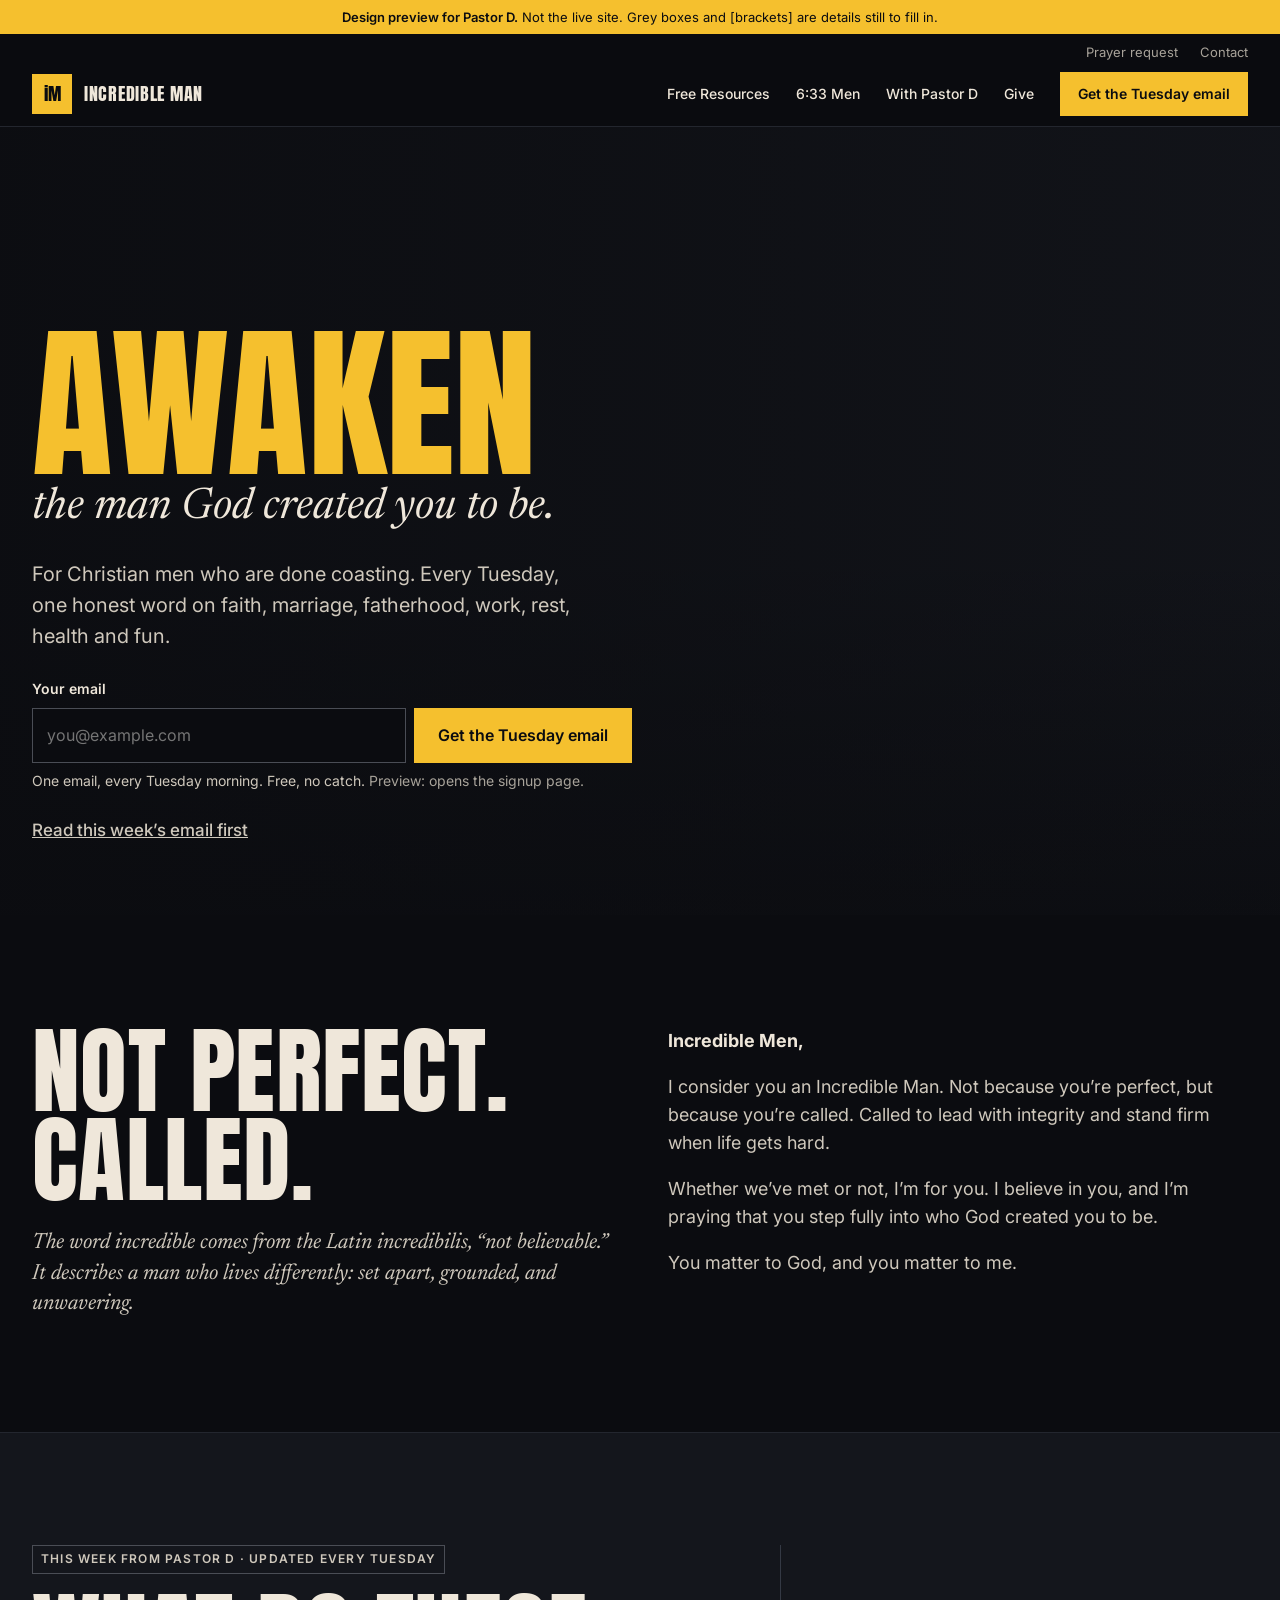
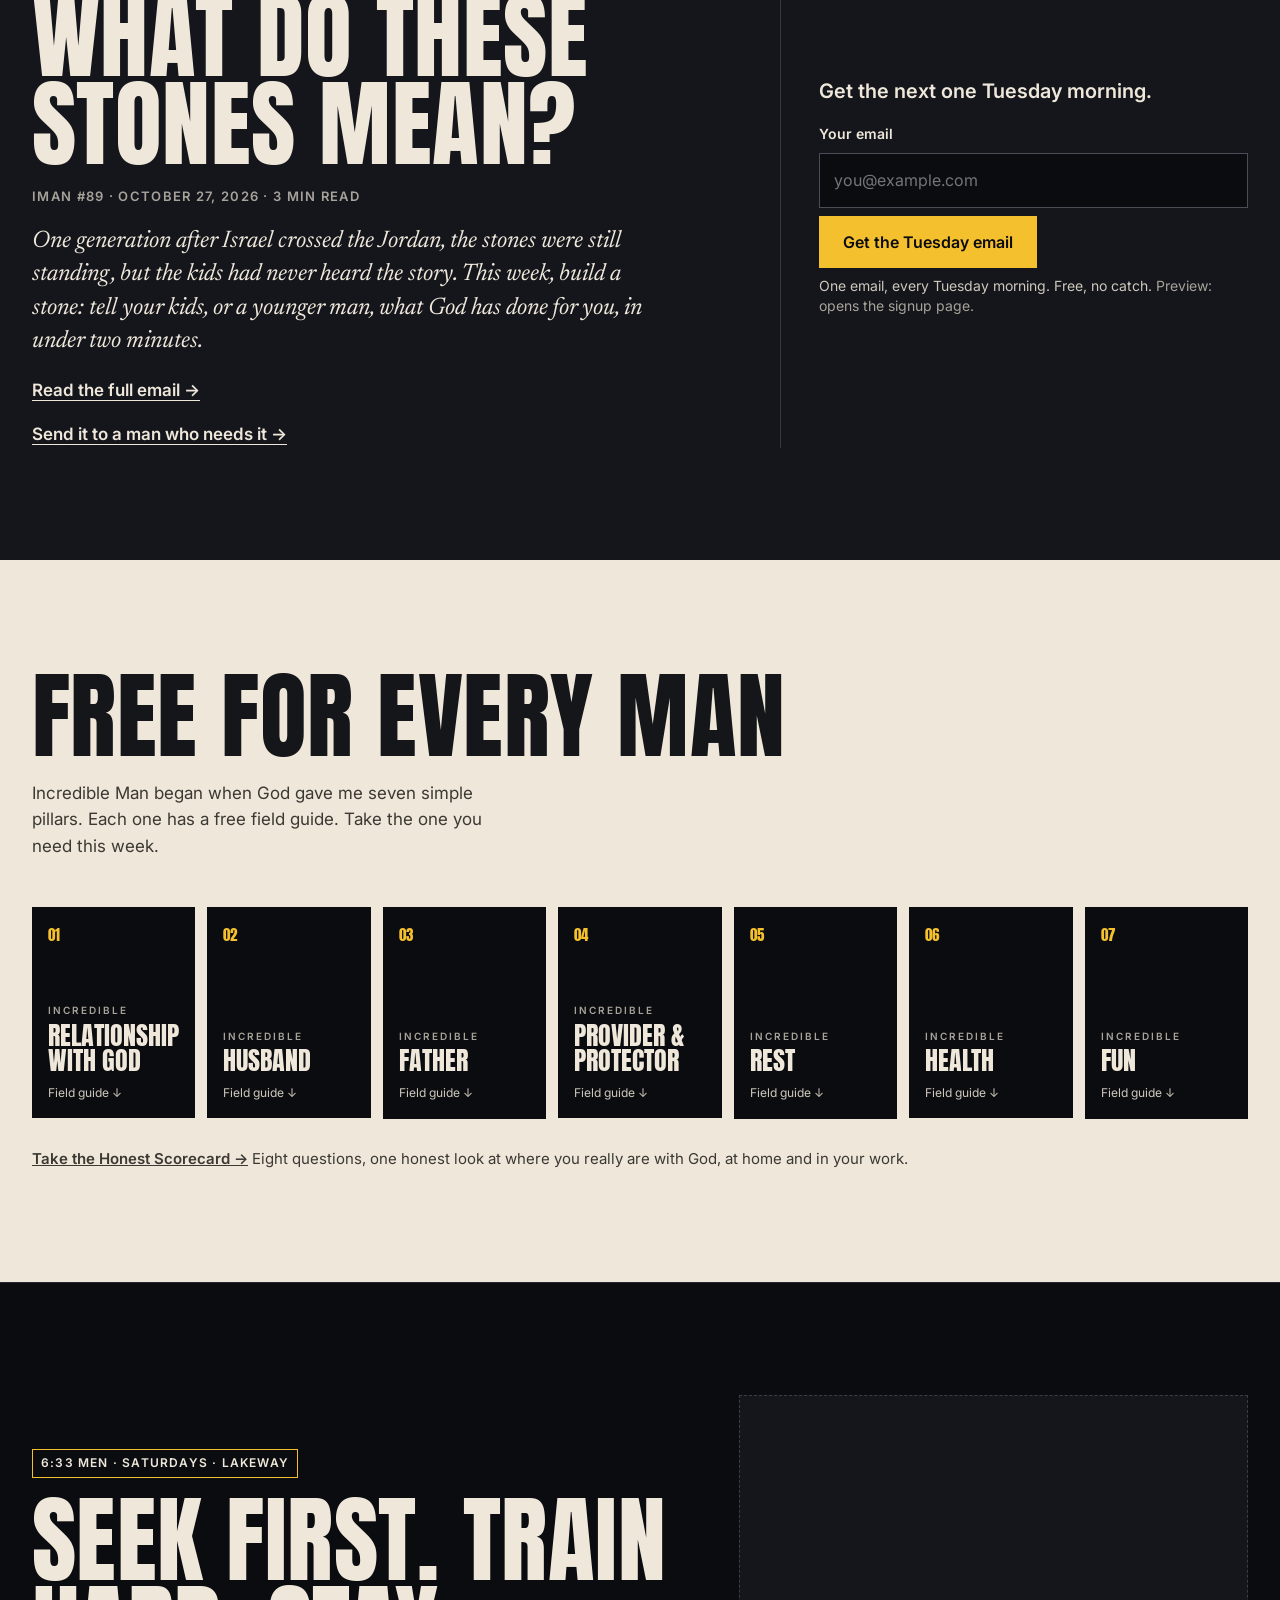
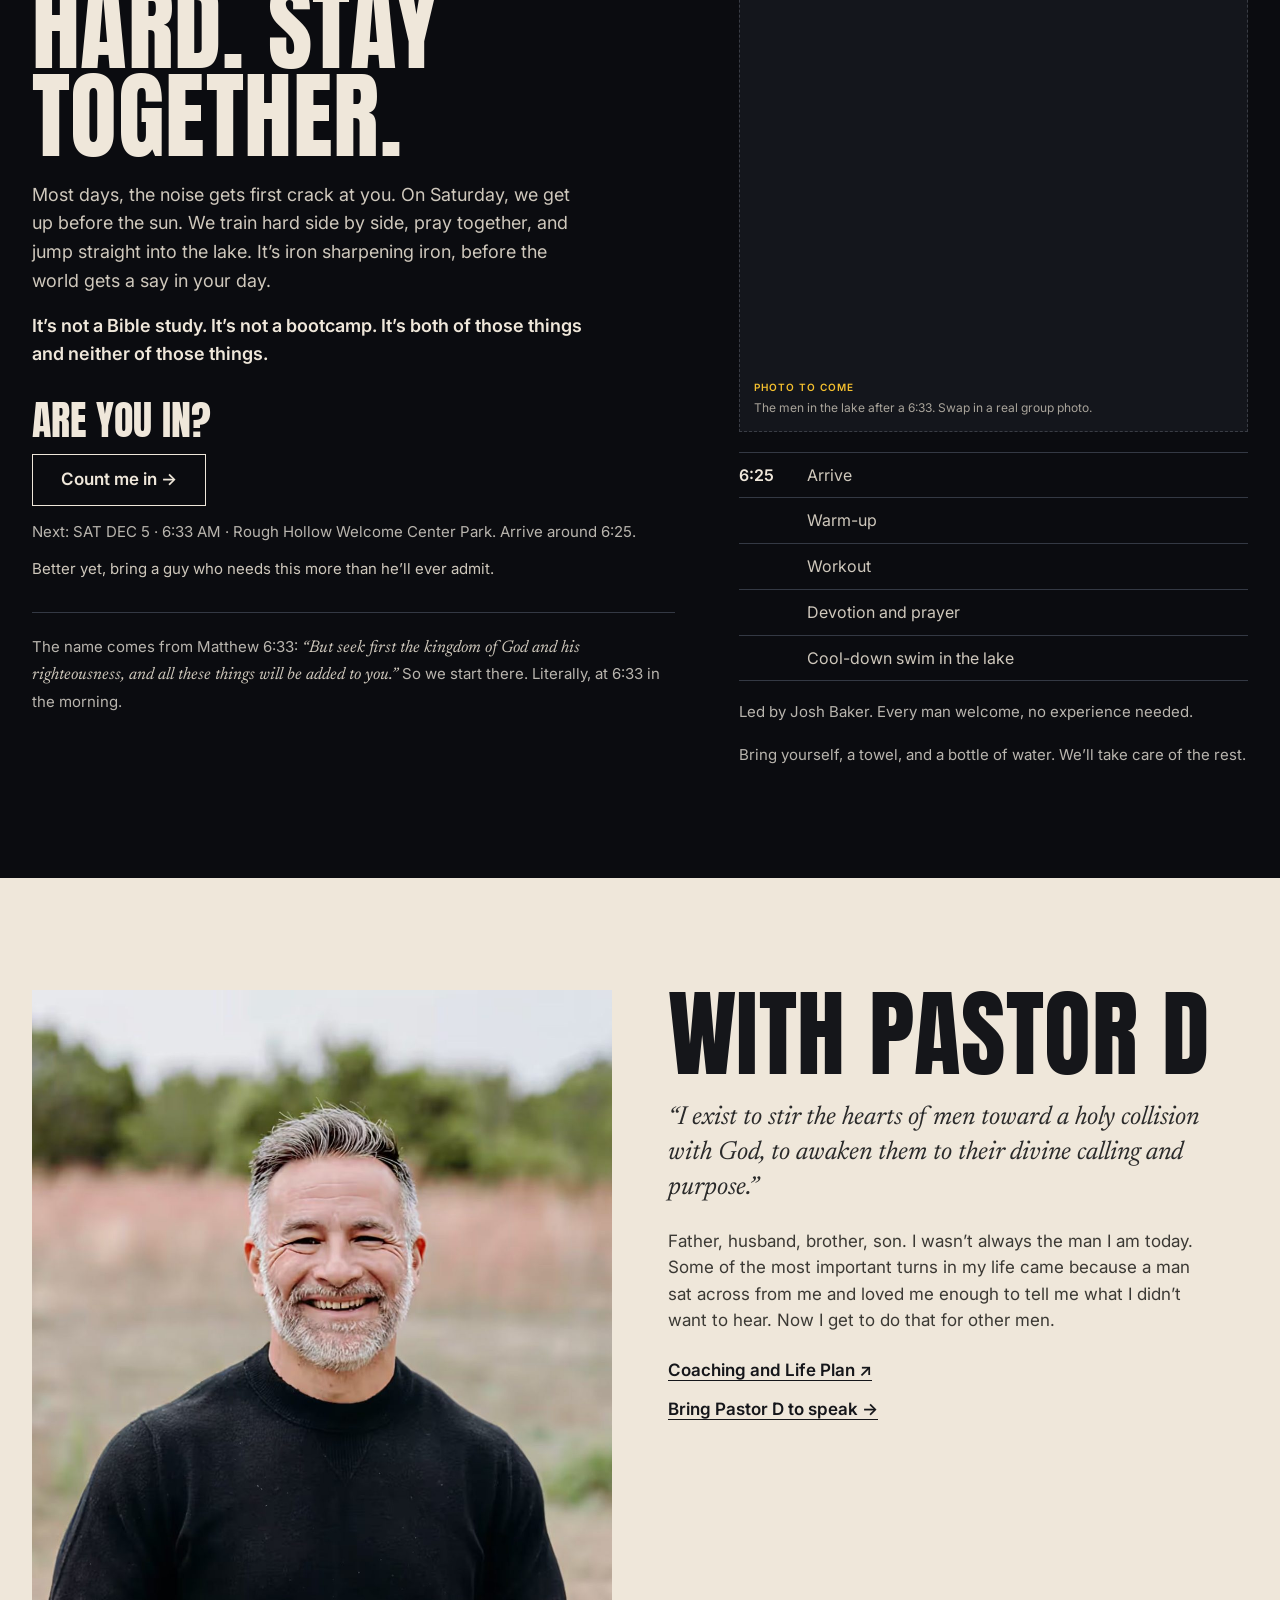
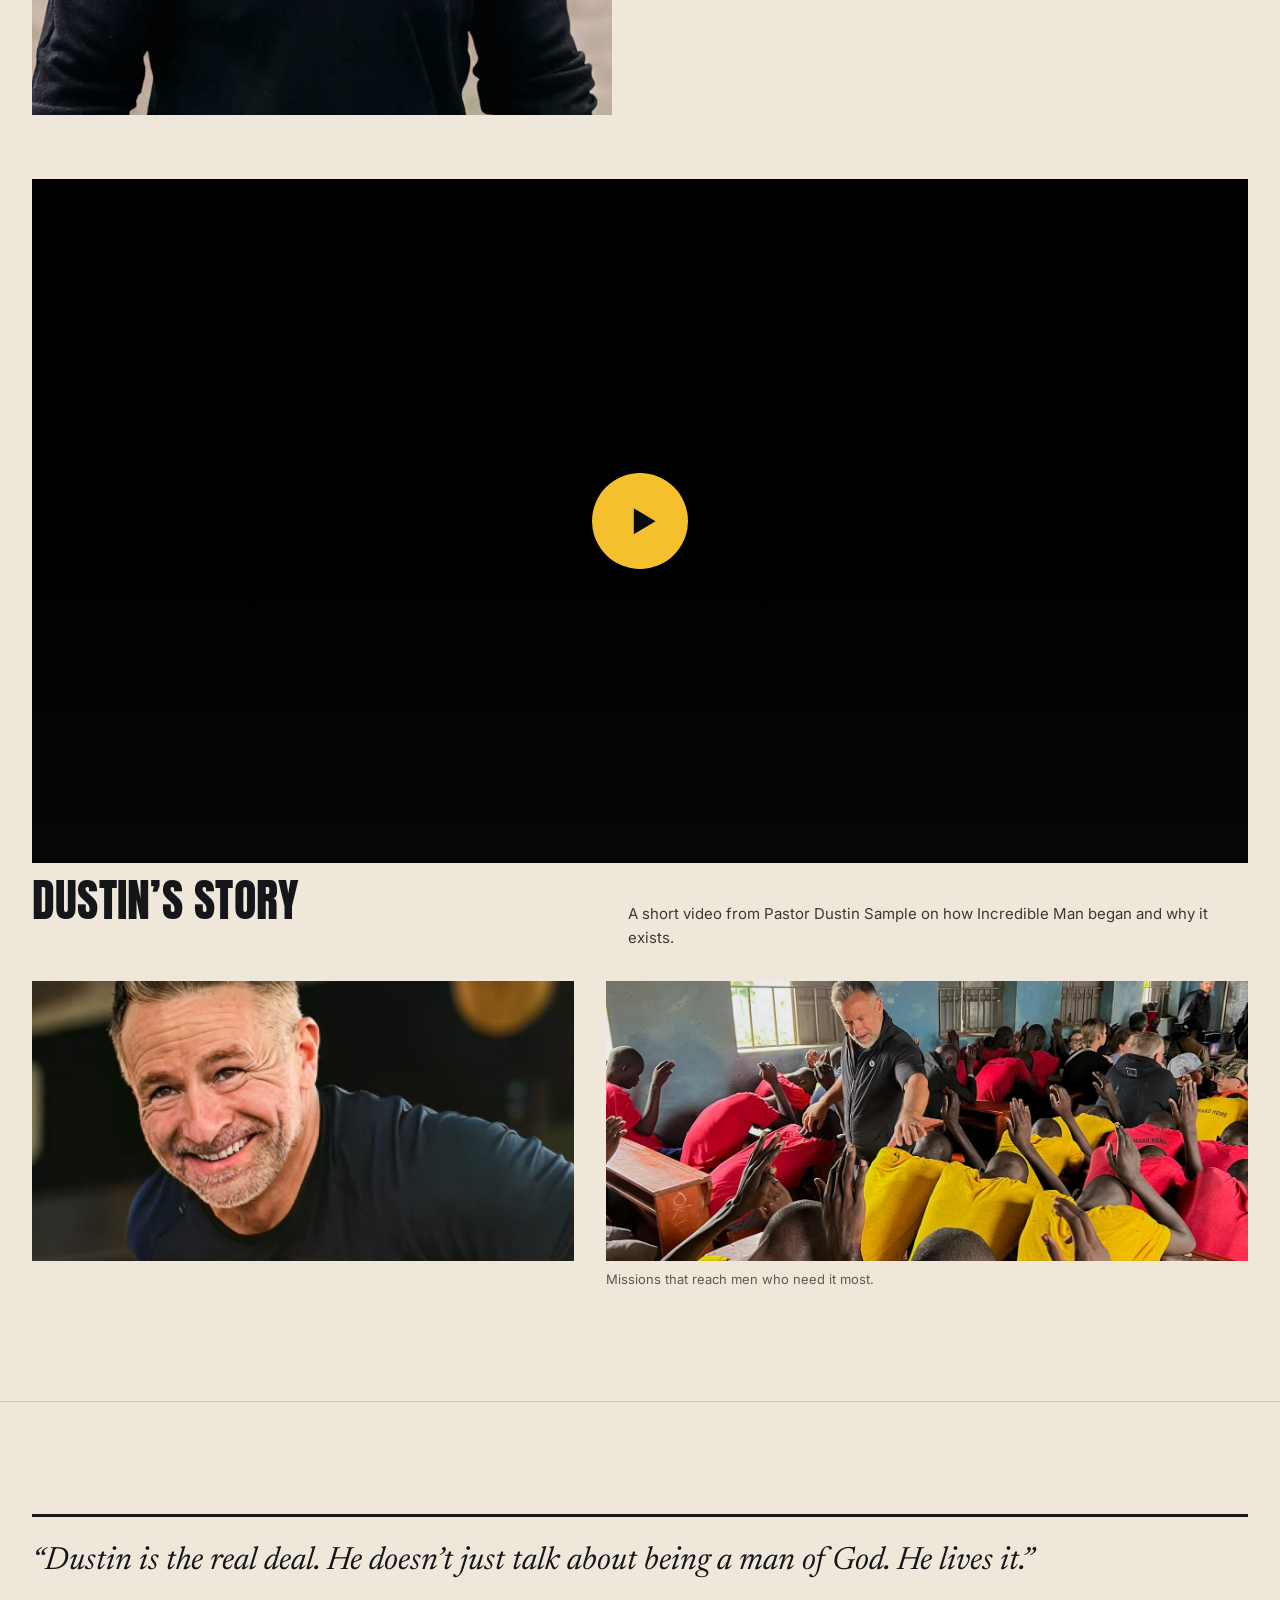
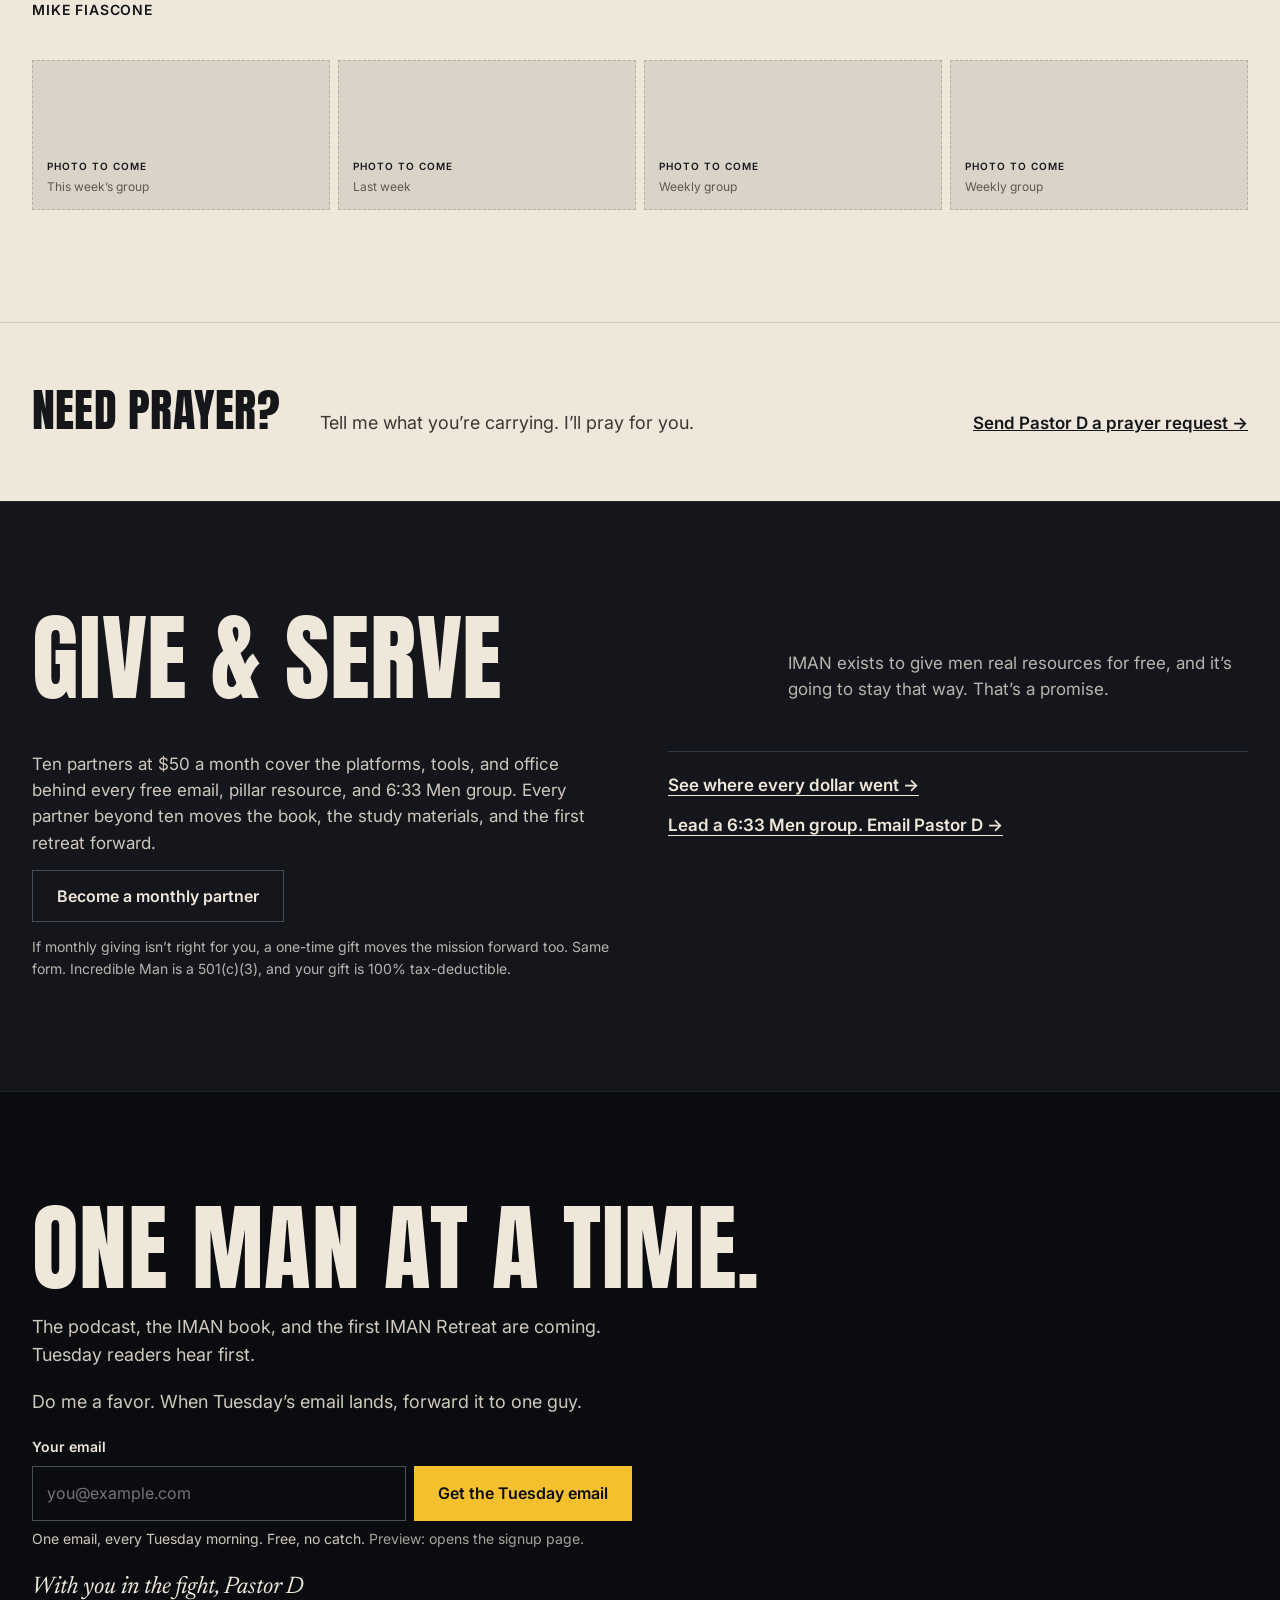
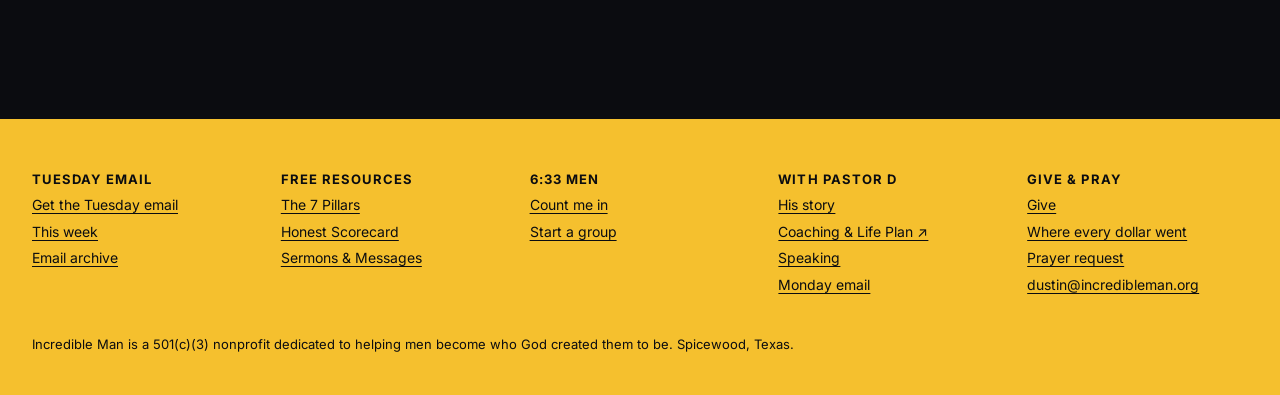
<file: index.html>
<!doctype html>
<html lang="en">
<head>
<meta charset="utf-8">
<meta name="viewport" content="width=device-width, initial-scale=1">
<meta name="robots" content="noindex, nofollow">
<title>Incredible Man · Design Preview</title>
<meta name="description" content="A design preview of the Incredible Man homepage, for Pastor Dustin Sample's review.">
<meta property="og:title" content="Incredible Man · Design Preview">
<meta property="og:description" content="For Christian men who are done coasting. Every Tuesday, one honest word from Pastor D.">
<meta property="og:image" content="https://i.ytimg.com/vi/2KZJzQRpYQw/maxresdefault.jpg">
<meta name="theme-color" content="#0B0C10">
<link rel="icon" href="data:image/svg+xml,%3Csvg xmlns='http://www.w3.org/2000/svg' viewBox='0 0 64 64'%3E%3Crect width='64' height='64' fill='%23F5C02E'/%3E%3Ctext x='32' y='44' font-family='Impact,Arial Black,sans-serif' font-size='30' text-anchor='middle' fill='%230B0C10'%3EiM%3C/text%3E%3C/svg%3E">
<link rel="preconnect" href="https://fonts.googleapis.com">
<link rel="preconnect" href="https://fonts.gstatic.com" crossorigin>
<link rel="stylesheet" href="https://fonts.googleapis.com/css2?family=Anton&family=Inter:wght@400;500;600&family=Newsreader:ital,opsz,wght@1,6..72,400&display=swap">
<link rel="stylesheet" href="assets/site.css">
<style>
/* hero: full-bleed background video */
.hero{position:relative;overflow:hidden;background:var(--night-2)}
.hero-media{position:absolute;inset:0}
.hero-media video{width:100%;height:100%;object-fit:cover;object-position:center 30%}
.hero-media::after{content:"";position:absolute;inset:0;background:linear-gradient(90deg,rgba(11,12,16,.88) 0%,rgba(11,12,16,.62) 45%,rgba(11,12,16,.25) 100%),linear-gradient(0deg,rgba(11,12,16,.75) 0%,rgba(11,12,16,0) 45%)}
.hero-inner{position:relative;padding-top:clamp(120px,16vw,240px);padding-bottom:clamp(56px,6vw,72px);display:flex;flex-direction:column;gap:26px}
.hero h1{margin:0;display:flex;flex-direction:column;gap:10px}
.hero h1 .big{font-family:var(--display);font-weight:400;font-size:var(--h1);line-height:.86;color:var(--gold);text-transform:uppercase}
.hero h1 .small{font-family:var(--serif);font-style:italic;font-weight:400;font-size:clamp(26px,3.4vw,48px);line-height:1.1;text-wrap:balance}
.hero-lead{margin:0;max-width:560px;font-size:clamp(17px,1.6vw,20px);color:var(--soft-on-night)}
.hero-signup{margin:0;display:flex;flex-direction:column;gap:8px;max-width:600px}
.hero-signup label{font-size:14px;font-weight:600}
.hero-signup-row{display:flex;flex-wrap:wrap;gap:8px}
.hero-signup-row .input{flex:1 1 260px;min-width:0;background:rgba(11,12,16,.85)}
.hero-signup-row .btn{flex:0 0 auto}
.hero-signup .form-note{color:var(--soft-on-night);font-size:14px}
.hero-signup .preview-note{color:var(--quiet-on-night)}
.hero-secondary{align-self:flex-start;font-weight:600;color:var(--gold)}
@media (max-width:700px){.hero-signup-row .btn{flex:1 1 100%}}
.hero-cta{display:flex;flex-wrap:wrap;gap:12px;align-items:stretch}
.btn-join{flex-direction:column;align-items:flex-start;gap:4px;padding:14px 28px;font-size:17px}
.btn-join .when{font-size:12px;font-weight:600;letter-spacing:.08em}
.btn-join .stack{display:flex;flex-direction:column;align-items:flex-start;gap:4px;text-align:left}
.btn-story{gap:10px;padding:0 22px 0 12px;font-weight:500}
.btn-story .dot{width:30px;height:30px;border-radius:50%;background:var(--on-night);display:flex;align-items:center;justify-content:center}
.hero-notes{display:flex;flex-direction:column;gap:8px;font-size:15px;color:var(--muted-on-night)}
.hero-notes p{margin:0}
.hero-notes a{color:var(--gold);font-weight:600}
.why{border-top:1px solid var(--rule-night);padding-top:22px;margin:6px 0 0;font-size:15px;color:var(--muted-on-night);max-width:900px}
.why em{font-family:var(--serif);font-size:17px;color:var(--soft-on-night)}
@media (max-width:700px){
  .hero-media{bottom:auto;height:380px;-webkit-mask-image:linear-gradient(180deg,#000 55%,transparent 100%);mask-image:linear-gradient(180deg,#000 55%,transparent 100%)}
  .hero-media::after{background:linear-gradient(0deg,var(--night-2) 0%,rgba(20,22,28,.35) 55%,rgba(11,12,16,.2) 100%)}
  .hero-inner{padding-top:150px}
  .btn-join{width:100%;flex-direction:row;justify-content:space-between;align-items:center}
  .btn-story{width:100%;justify-content:flex-start;border:0;padding-left:0}
}
@media (min-width:701px){.btn-join .arrow{display:none}}

/* about */
.about-grid{display:grid;grid-template-columns:repeat(auto-fit,minmax(min(100%,440px),1fr));gap:clamp(32px,5vw,56px)}
.about .serif{font-size:clamp(19px,1.8vw,22px);line-height:1.4;color:var(--soft-on-night);margin:24px 0 0}
.about-body p{margin:0 0 18px;font-size:clamp(17px,1.5vw,18px);color:var(--soft-on-night)}
.about-body strong{color:var(--on-night)}
.about-body .sign{font-family:var(--serif);font-style:italic;font-size:22px;color:var(--on-night);margin-top:6px}

/* join */
.join{border-top:1px solid #23262E}
.join-grid{display:flex;flex-wrap:wrap;gap:clamp(32px,4vw,48px);align-items:stretch}
.join-form{flex:1 1 440px;min-width:0;background:var(--gold);color:var(--night);padding:clamp(28px,4vw,40px);display:flex;flex-direction:column;gap:18px;margin:0}
.join-form p{margin:0}
.join-form .lead{font-size:18px}
.first{flex:1 1 480px;min-width:0;display:flex;flex-direction:column;gap:18px}
.rows{border-top:1px solid var(--rule-night)}
.row{display:flex;flex-direction:column;gap:6px;padding:18px 0;border-bottom:1px solid var(--rule-night)}
.row .name{font-size:18px;font-weight:600}
.row .desc{font-size:15px;line-height:1.5;color:var(--muted-on-night)}

/* this week */
.week{background:var(--night-2);border-top:1px solid #23262E}
.week-grid{display:flex;flex-wrap:wrap;gap:clamp(40px,5vw,56px);align-items:stretch}
.week article{flex:3 1 560px;min-width:0;display:flex;flex-direction:column;gap:18px;align-items:flex-start}
.week article .tag{color:var(--soft-on-night);border-color:#4A4D55}
.week .meta{margin:0;font-size:13px;font-weight:600;letter-spacing:.1em;color:var(--quiet-on-night)}
.week .summary{margin:0;max-width:640px;font-size:clamp(20px,2vw,24px);line-height:1.4}
.week article a{font-weight:600;color:var(--gold)}
.take{flex:2 1 380px;min-width:0;margin:0;border:1px solid var(--gold);padding:clamp(24px,3vw,36px);display:flex;flex-direction:column;gap:16px;justify-content:center}
.take p{margin:0}

/* free */
.shelf{display:grid;grid-template-columns:repeat(7,minmax(0,1fr));gap:12px}
@media (max-width:1060px){.shelf{grid-template-columns:repeat(4,minmax(0,1fr))}}
@media (max-width:620px){.shelf{grid-template-columns:repeat(2,minmax(0,1fr))}}
.cover{aspect-ratio:612/792;background:var(--night);color:var(--on-night);padding:16px;display:flex;flex-direction:column;justify-content:space-between;text-decoration:none;transition:transform .15s}
.cover:hover{transform:translateY(-4px)}
.cover .num{font-family:var(--display);font-size:15px;color:var(--gold)}
.cover .kicker{display:block;font-size:10px;font-weight:600;letter-spacing:.2em;color:var(--quiet-on-night)}
.cover .word{display:block;font-family:var(--display);font-size:clamp(22px,2vw,26px);line-height:1;text-transform:uppercase;margin-top:4px}
.cover .dl{display:block;font-size:12px;color:var(--soft-on-night);margin-top:10px}
.free-list{display:grid;grid-template-columns:repeat(auto-fit,minmax(min(100%,300px),1fr));column-gap:48px;border-top:1px solid var(--rule-bone);margin-top:clamp(32px,4vw,44px)}
.item{display:flex;flex-direction:column;gap:6px;padding:20px 0;border-bottom:1px solid var(--rule-bone);text-decoration:none}
.item-top{display:flex;justify-content:space-between;gap:16px;align-items:baseline}
.item-name{font-size:20px;font-weight:600}
a.item:hover .item-name{text-decoration:underline;text-underline-offset:4px}
.item .tag{color:var(--quiet-ink)}
.item p{margin:0;font-size:15px;line-height:1.5;color:var(--soft-ink)}
.soon{margin:28px 0 0;font-size:15px;color:var(--soft-ink)}
.soon strong{color:var(--ink)}

/* pastor */
.pastor-grid{display:grid;grid-template-columns:repeat(auto-fit,minmax(min(100%,440px),1fr));gap:clamp(32px,5vw,56px);align-items:start}
.pastor-photo{width:100%;aspect-ratio:4/5;object-fit:cover;object-position:center 30%}
.pastor .quote{font-size:clamp(22px,2.2vw,26px);line-height:1.35;margin:22px 0 0;color:#2A2A2A}
.pastor .bio{margin:22px 0 0;color:var(--soft-ink);max-width:540px}
.pastor .actions{display:flex;flex-wrap:wrap;gap:12px;margin-top:24px}
.pastor .actions .btn{min-height:48px;font-size:15px;padding:0 20px}
.monday{margin:28px 0 0;border-top:1px solid var(--rule-bone);padding-top:22px;display:flex;flex-direction:column;gap:10px}
.monday .inline{display:flex;flex-wrap:wrap;gap:8px}
.monday .inline .input{flex:1 1 220px;min-width:0;min-height:50px}
.monday .inline .btn{min-height:50px;font-size:15px;padding:0 20px}
.story{margin:clamp(48px,6vw,64px) 0 0}
.story-frame{position:relative;aspect-ratio:16/9;background:#000;overflow:hidden}
.story-play{position:absolute;inset:0;width:100%;height:100%;padding:0;border:0;background:#000 center/cover no-repeat;cursor:pointer}
.story-play::after{content:"";position:absolute;inset:0;background:linear-gradient(0deg,rgba(11,12,16,.55),rgba(11,12,16,0) 50%)}
.story-badge{position:absolute;z-index:1;left:50%;top:50%;transform:translate(-50%,-50%);width:clamp(72px,9vw,96px);height:clamp(72px,9vw,96px);border-radius:50%;background:var(--gold);display:flex;align-items:center;justify-content:center;transition:transform .2s}
.story-play:hover .story-badge{transform:translate(-50%,-50%) scale(1.06)}
.story-badge svg{width:34%;height:34%;margin-left:6%}
.story-frame iframe{position:absolute;inset:0;width:100%;height:100%;border:0}
.story figcaption{display:flex;flex-wrap:wrap;gap:8px 24px;justify-content:space-between;align-items:baseline;margin-top:14px}
.story figcaption .display{font-size:var(--h3);line-height:1}
.story figcaption span:last-child{font-size:15px;color:var(--soft-ink);max-width:620px}
.pics{display:flex;flex-wrap:wrap;gap:32px;margin-top:32px}
.pics figure{margin:0;flex:1 1 260px;min-width:0;display:flex;flex-direction:column;gap:8px}
.pics figure.wide{flex:1 1 360px}
.pics img{width:100%;height:280px;object-fit:cover}
.pics figcaption{font-size:13px;color:var(--quiet-ink)}

/* stories */
.quotes{display:flex;flex-wrap:wrap;gap:32px 56px}
.quotes figure{flex:1 1 460px;min-width:0;margin:0;padding-top:24px;border-top:3px solid var(--ink);display:flex;flex-direction:column;gap:16px}
.quotes .big{margin:0;font-size:clamp(26px,2.6vw,32px);line-height:1.3}
.quotes .long{margin:0;font-size:18px;line-height:1.6;color:#2A2A2A}
.quotes figcaption{font-size:14px;font-weight:600;letter-spacing:.06em}
.quotes .kicker{font-size:12px;font-weight:600;letter-spacing:.1em;color:var(--quiet-ink)}
.photo-strip{display:grid;grid-template-columns:repeat(4,minmax(0,1fr));gap:8px;margin-top:40px}
@media (max-width:700px){.photo-strip{grid-template-columns:repeat(2,minmax(0,1fr))}}
.photo-strip .ph{height:150px}
.strip-note{margin:10px 0 0;font-size:13px;color:var(--quiet-ink)}

/* prayer */
.prayer-grid{display:flex;flex-wrap:wrap;gap:48px;align-items:flex-start}
.prayer-grid > div{flex:1 1 420px;min-width:0}
.prayer-grid p{margin:18px 0 0;font-size:18px;color:var(--soft-ink)}
.prayer-form{flex:1 1 460px;min-width:0;margin:0;display:flex;flex-direction:column;gap:12px}
.prayer-form .btn{align-self:flex-start}

/* give */
.give-list{display:grid;grid-template-columns:repeat(auto-fit,minmax(min(100%,300px),1fr));column-gap:48px;border-top:1px solid var(--night)}
.give-item{display:flex;flex-direction:column;gap:12px;padding:18px 0;border-bottom:1px solid var(--night);text-decoration:none}
.give-item .item-top .tag{color:var(--night)}
.give-item p,.give-item span.small{margin:0;font-size:15px;line-height:1.5}
.tier{display:flex;gap:8px}
.tier a{flex:1 1 0;min-height:48px;display:flex;align-items:center;justify-content:center;border:1px solid var(--night);font-weight:600;text-decoration:none}
.tier a.pick{background:var(--night);color:var(--gold)}
.give-links{display:flex;flex-wrap:wrap;gap:6px 18px;font-size:14px}
.closing{margin-top:clamp(32px,4vw,48px);max-width:980px}
.closing .display{font-size:var(--h2);line-height:.92}
.closing p{margin:16px 0 0;font-size:18px}
.closing .serif{font-size:24px}

/* CTA system: one gold action (Tuesday email), outline secondaries, text links */
.hero-secondary{align-self:flex-start;font-weight:500;color:var(--soft-on-night)!important}
.tue{margin:0;display:flex;flex-direction:column;gap:8px;max-width:600px}
.tue label{font-size:14px;font-weight:600}
.tue-row{display:flex;flex-wrap:wrap;gap:8px}
.tue-row .input{flex:1 1 260px;min-width:0}
@media (max-width:700px){.tue-row .btn{flex:1 1 100%}}
.tue .form-note{color:var(--soft-on-night);font-size:14px}
.tue .preview-note{color:var(--quiet-on-night)}
.week-aside{flex:2 1 380px;min-width:0;display:flex;flex-direction:column;gap:16px;justify-content:center;border-left:1px solid var(--rule-night);padding-left:clamp(0px,3vw,40px)}
@media (max-width:900px){.week-aside{border-left:0;padding-left:0;border-top:1px solid var(--rule-night);padding-top:32px}}
.week-aside p{margin:0}
.tlink{font-weight:600;text-underline-offset:4px}
.week .tlink{color:var(--on-night)}
.join-night{background:var(--night);border-top:1px solid #23262E}
.join-cols{display:flex;flex-wrap:wrap;gap:clamp(36px,5vw,64px);align-items:center}
.join-main{flex:11 1 460px;min-width:0}
.join-side{flex:9 1 360px;min-width:0;display:flex;flex-direction:column;gap:20px}
.join-night .tag-box{color:var(--on-night);border-color:var(--gold)}
.join-intro{margin:20px 0 0;color:var(--soft-on-night);font-size:18px;line-height:1.6;max-width:560px}
.join-not{margin:16px 0 0;font-size:18px;font-weight:600;color:var(--on-night);max-width:560px}
.join-cta{display:flex;flex-direction:column;gap:14px;align-items:flex-start;margin-top:32px}
.join-cta .ask{font-size:40px;line-height:1}
.join-cta p{margin:0;font-size:15px}
.join-cta .when{color:var(--muted-on-night)}
.join-cta .bring{color:var(--soft-on-night)}
.btn-count{border:1.5px solid var(--on-night);color:var(--on-night);background:transparent;padding:0 28px;font-size:17px}
.btn-count:hover{background:var(--bone);color:var(--night);border-color:var(--bone)}
.join-photo{aspect-ratio:4/5;width:100%}
@media (max-width:700px){.join-photo{aspect-ratio:4/3}}
.run{list-style:none;margin:0;padding:0;border-top:1px solid var(--rule-night)}
.run li{display:flex;gap:16px;padding:10px 0;border-bottom:1px solid var(--rule-night);font-size:16px;color:var(--soft-on-night)}
.run li b{flex:0 0 52px;font-weight:600;color:var(--on-night)}
.join-side p{margin:0;font-size:15px;line-height:1.5;color:var(--muted-on-night)}
.pastor .links{display:flex;flex-direction:column;gap:12px;margin-top:24px;font-size:17px}
.pastor .links a{color:var(--ink)}
.prayer-band{padding:clamp(48px,6vw,64px) 0}
.prayer-band .wrap{display:flex;flex-wrap:wrap;gap:12px 40px;align-items:baseline;justify-content:space-between}
.prayer-band h2{font-size:var(--h3);line-height:1}
.prayer-band p{margin:0;flex:1 1 320px;color:var(--soft-ink);font-size:18px}
.prayer-band a{color:var(--ink);font-weight:600}
.give-night{background:var(--night-2);border-top:1px solid #23262E}
.give-cols{display:flex;flex-wrap:wrap;gap:24px 56px;align-items:flex-start}
.give-cols > *{flex:1 1 420px;min-width:0}
.give-main{display:flex;flex-direction:column;gap:14px;align-items:flex-start}
.give-main p{margin:0;color:var(--soft-on-night)}
.give-main .small{font-size:14px;color:var(--muted-on-night)}
.give-side{display:flex;flex-direction:column;gap:14px;font-size:17px;border-top:1px solid var(--rule-night);padding-top:20px}
.give-side a{color:var(--on-night)}
.closing-band{background:var(--night);border-top:1px solid #23262E}
.closing-band .wrap{display:flex;flex-direction:column;gap:20px}
.closing-band p{margin:0}
.closing-band .lead{max-width:640px;font-size:18px;color:var(--soft-on-night)}
.closing-band .sign{font-family:var(--serif);font-style:italic;font-size:24px}
</style>
</head>
<body>

<div class="preview-bar"><strong>Design preview for Pastor D.</strong> Not the live site. Grey boxes and [brackets] are details still to fill in.</div>

<header class="site-header">
  <div class="wrap">
    <div class="utility"><a href="#prayer">Prayer request</a><a href="#footer">Contact</a></div>
    <div class="header-inner">
      <a class="brand" href="#top" aria-label="Incredible Man home"><span class="brand-mark">iM</span><span class="brand-name">INCREDIBLE MAN</span></a>
      <nav class="nav" aria-label="Main">
        <a href="#free">Free Resources</a>
        <a href="#join">6:33 Men</a>
        <a href="#pastor">With Pastor D</a>
        <a href="#give">Give</a>
        <a class="btn btn-gold" href="#top">Get the Tuesday email</a>
      </nav>
      <details class="menu">
        <summary aria-label="Open menu"><svg width="20" height="20" viewBox="0 0 20 20" fill="none" stroke="currentColor" stroke-width="1.8" aria-hidden="true"><path d="M3 6h14M3 10h14M3 14h14"/></svg></summary>
        <div class="menu-panel">
          <a href="#free">Free Resources</a>
          <a href="#join">6:33 Men</a>
          <a href="#pastor">With Pastor D</a>
          <a href="#give">Give</a>
          <a class="small" href="#prayer">Prayer request</a>
          <a class="btn btn-gold" href="#top">Get the Tuesday email</a>
        </div>
      </details>
    </div>
  </div>
</header>

<main>
  <section class="hero" id="top">
    <div class="hero-media" aria-hidden="true">
      <video autoplay muted loop playsinline preload="metadata" poster="https://i.ytimg.com/vi/2KZJzQRpYQw/maxresdefault.jpg">
        <source src="https://cdn.prod.website-files.com/6882484fc5546626cf85a8fe%2F689314b4449b0b548880199a_meet-dustin-transcode.mp4" type="video/mp4">
        <source src="https://cdn.prod.website-files.com/6882484fc5546626cf85a8fe%2F689314b4449b0b548880199a_meet-dustin-transcode.webm" type="video/webm">
      </video>
    </div>
    <div class="wrap hero-inner">
      <h1><span class="big">Awaken</span><span class="small">the man God created you to be.</span></h1>
      <p class="hero-lead">For Christian men who are done coasting. Every Tuesday, one honest word on faith, marriage, fatherhood, work, rest, health and fun.</p>
      <form class="tue" data-open="https://incredibleman.kit.com/subscribe" aria-label="Get the Tuesday email">
        <label for="tue-hero">Your email</label>
        <div class="tue-row">
          <input class="input input-night" id="tue-hero" type="email" autocomplete="email" placeholder="you@example.com">
          <button class="btn btn-gold" type="submit">Get the Tuesday email</button>
        </div>
        <p class="form-note">One email, every Tuesday morning. Free, no catch. <span class="preview-note">Preview: opens the signup page.</span></p>
      </form>
      <a class="hero-secondary" href="#email">Read this week’s email first</a>
    </div>
  </section>

  <section class="section about" id="about">
    <div class="wrap about-grid">
      <div>
        <h2 class="display h2">Not perfect. Called.</h2>
        <p class="serif">The word incredible comes from the Latin <em>incredibilis</em>, “not believable.” It describes a man who lives differently: set apart, grounded, and unwavering.</p>
      </div>
      <div class="about-body">
        <p><strong>Incredible Men,</strong></p>
        <p>I consider you an Incredible Man. Not because you’re perfect, but because you’re called. Called to lead with integrity and stand firm when life gets hard.</p>
        <p>Whether we’ve met or not, I’m for you. I believe in you, and I’m praying that you step fully into who God created you to be.</p>
        <p>You matter to God, and you matter to me.</p>
      </div>
    </div>
  </section>

  <section class="section week" id="email" aria-labelledby="week-title">
    <div class="wrap week-grid">
      <article>
        <span class="tag tag-box">This week from Pastor D · Updated every Tuesday</span>
        <h2 class="display h2" id="week-title">What do these stones mean?</h2>
        <p class="meta">IMAN #89 · OCTOBER 27, 2026 · 3 MIN READ</p>
        <p class="serif summary">One generation after Israel crossed the Jordan, the stones were still standing, but the kids had never heard the story. This week, build a stone: tell your kids, or a younger man, what God has done for you, in under two minutes.</p>
        <a class="tlink" href="https://incredibleman.kit.com/posts/iman-89-what-do-these-stones-mean" target="_blank" rel="noopener">Read the full email →</a>
        <a class="tlink" href="#" data-share="https://incredibleman.kit.com/posts/iman-89-what-do-these-stones-mean" data-share-text="IMAN #89 What Do These Stones Mean? from Pastor D">Send it to a man who needs it →</a>
      </article>
      <div class="week-aside" id="signup">
        <p style="font-size:20px;font-weight:600">Get the next one Tuesday morning.</p>
        <form class="tue" data-open="https://incredibleman.kit.com/subscribe" aria-label="Get the Tuesday email">
        <label for="tue-week">Your email</label>
        <div class="tue-row">
          <input class="input input-night" id="tue-week" type="email" autocomplete="email" placeholder="you@example.com">
          <button class="btn btn-gold" type="submit">Get the Tuesday email</button>
        </div>
        <p class="form-note">One email, every Tuesday morning. Free, no catch. <span class="preview-note">Preview: opens the signup page.</span></p>
      </form>
      </div>
    </div>
  </section>

  <section class="section bone" id="free" aria-labelledby="free-title">
    <div class="wrap">
      <div class="section-head">
        <h2 class="display h2" id="free-title">Free for every man</h2>
        <p>Incredible Man began when God gave me seven simple pillars. Each one has a free field guide. Take the one you need this week.</p>
      </div>
      <div class="shelf" id="pillars">
        <a class="cover" href="https://cdn.prod.website-files.com/6882484fc5546626cf85a8fe/6aca1dec510c28d044bf10f8_Incredible_Relationship_with_God.pdf" target="_blank" rel="noopener"><span class="num">01</span><span><span class="kicker">INCREDIBLE</span><span class="word">Relationship with God</span><span class="dl">Field guide ↓</span></span></a>
        <a class="cover" href="https://cdn.prod.website-files.com/6882484fc5546626cf85a8fe/6a211ddcfd50ae6e8f8e2e16_Incredible_Husband.pdf" target="_blank" rel="noopener"><span class="num">02</span><span><span class="kicker">INCREDIBLE</span><span class="word">Husband</span><span class="dl">Field guide ↓</span></span></a>
        <a class="cover" href="https://cdn.prod.website-files.com/6882484fc5546626cf85a8fe/6a211d1349647b450a66067b_Incredible_Father.pdf" target="_blank" rel="noopener"><span class="num">03</span><span><span class="kicker">INCREDIBLE</span><span class="word">Father</span><span class="dl">Field guide ↓</span></span></a>
        <a class="cover" href="https://cdn.prod.website-files.com/6882484fc5546626cf85a8fe/6a79139b73d53acae1f1ec61_IncredibleProviderProtector_Compressed.pdf" target="_blank" rel="noopener"><span class="num">04</span><span><span class="kicker">INCREDIBLE</span><span class="word">Provider &amp; Protector</span><span class="dl">Field guide ↓</span></span></a>
        <a class="cover" href="https://cdn.prod.website-files.com/6882484fc5546626cf85a8fe/6aca146c74fb65d4356e9dfa_Incredible_Rest.pdf" target="_blank" rel="noopener"><span class="num">05</span><span><span class="kicker">INCREDIBLE</span><span class="word">Rest</span><span class="dl">Field guide ↓</span></span></a>
        <a class="cover" href="https://cdn.prod.website-files.com/6882484fc5546626cf85a8fe/6aca146cb9eb00129c04543e_Incredible_Health.pdf" target="_blank" rel="noopener"><span class="num">06</span><span><span class="kicker">INCREDIBLE</span><span class="word">Health</span><span class="dl">Field guide ↓</span></span></a>
        <a class="cover" href="https://cdn.prod.website-files.com/6882484fc5546626cf85a8fe/6aca146c48b13a6f7d3ee305_Incredible_Fun.pdf" target="_blank" rel="noopener"><span class="num">07</span><span><span class="kicker">INCREDIBLE</span><span class="word">Fun</span><span class="dl">Field guide ↓</span></span></a>
      </div>
      <p class="soon"><a href="https://guide.dustindsample.com/scorecard" target="_blank" rel="noopener" style="font-weight:600">Take the Honest Scorecard →</a> Eight questions, one honest look at where you really are with God, at home and in your work.</p>
    </div>
  </section>

  <section class="section join-night" id="join" aria-labelledby="join-title">
    <div class="wrap">
      <div class="join-cols">
        <div class="join-main">
          <span class="tag tag-box">6:33 Men · Saturdays · Lakeway</span>
          <h2 class="display h2" id="join-title" style="margin-top:18px">Seek first. Train hard. Stay together.</h2>
          <p class="join-intro">Most days, the noise gets first crack at you. On Saturday, we get up before the sun. We train hard side by side, pray together, and jump straight into the lake. It’s iron sharpening iron, before the world gets a say in your day.</p>
          <p class="join-not">It’s not a Bible study. It’s not a bootcamp. It’s both of those things and neither of those things.</p>
          <div class="join-cta">
            <span class="display ask">Are you in?</span>
            <a class="btn btn-count" href="633/">Count me in →</a>
            <p class="when">Next: <span data-next-saturday>SATURDAY</span> · 6:33 AM · Rough Hollow Welcome Center Park. Arrive around 6:25.</p>
            <p class="bring">Better yet, bring a guy who needs this more than he’ll ever admit.</p>
          </div>
          <p class="why" style="margin-top:32px">The name comes from Matthew 6:33: <em>“But seek first the kingdom of God and his righteousness, and all these things will be added to you.”</em> So we start there. Literally, at 6:33 in the morning.</p>
        </div>
        <div class="join-side">
          <div class="ph join-photo"><span class="tag">Photo to come</span><span>The men in the lake after a 6:33. Swap in a real group photo.</span></div>
          <ol class="run" aria-label="The morning">
            <li><b>6:25</b>Arrive</li>
            <li><b></b>Warm-up</li>
            <li><b></b>Workout</li>
            <li><b></b>Devotion and prayer</li>
            <li><b></b>Cool-down swim in the lake</li>
          </ol>
          <p>Led by Josh Baker. Every man welcome, no experience needed.</p>
          <p>Bring yourself, a towel, and a bottle of water. We’ll take care of the rest.</p>
        </div>
      </div>
    </div>
  </section>

  <section class="section bone pastor" id="pastor" aria-labelledby="pastor-title">
    <div class="wrap">
      <div class="pastor-grid">
        <img class="pastor-photo" src="assets/dustin-portrait.jpg" alt="Pastor Dustin Sample smiling, standing in a field" loading="lazy">
        <div>
          <h2 class="display h2" id="pastor-title">With Pastor D</h2>
          <p class="serif quote">“I exist to stir the hearts of men toward a holy collision with God, to awaken them to their divine calling and purpose.”</p>
          <p class="bio">Father, husband, brother, son. I wasn’t always the man I am today. Some of the most important turns in my life came because a man sat across from me and loved me enough to tell me what I didn’t want to hear. Now I get to do that for other men.</p>
          <div class="links">
            <a class="tlink" href="https://dustindsample.com" target="_blank" rel="noopener">Coaching and Life Plan ↗</a>
            <a class="tlink" href="mailto:dustin@incredibleman.org?subject=Speaking%20request">Bring Pastor D to speak →</a>
          </div>
        </div>
      </div>
      <figure class="story" id="story">
        <div class="story-frame">
          <button class="story-play" type="button" data-youtube="2KZJzQRpYQw" aria-label="Play Dustin’s story video" style="background-image:url('https://i.ytimg.com/vi/2KZJzQRpYQw/maxresdefault.jpg')">
            <span class="story-badge" aria-hidden="true"><svg viewBox="0 0 12 12"><path d="M2.5 1.2v9.6l8-4.8z" fill="#0B0C10"/></svg></span>
          </button>
        </div>
        <figcaption><span class="display">Dustin’s story</span><span>A short video from Pastor Dustin Sample on how Incredible Man began and why it exists.</span></figcaption>
      </figure>
      <div class="pics">
        <figure><img src="assets/dustin-exercising.jpg" alt="Dustin smiling mid-workout on gymnastic rings" loading="lazy" style="object-position:center 25%"></figure>
        <figure class="wide"><img src="assets/dustin-praying.jpg" alt="Dustin praying over students at a school in Africa" loading="lazy" style="object-position:center 35%"><figcaption>Missions that reach men who need it most.</figcaption></figure>
      </div>
    </div>
  </section>

  <section class="section bone" id="stories" aria-label="Stories">
    <div class="wrap">
      <div class="quotes">
        <figure>
          <blockquote class="serif big">“Dustin is the real deal. He doesn’t just talk about being a man of God. He lives it.”</blockquote>
          <figcaption>MIKE FIASCONE</figcaption>
        </figure>
      </div>
      <div class="photo-strip" aria-label="Weekly group photos">
        <div class="ph"><span class="tag">Photo to come</span><span>This week’s group</span></div>
        <div class="ph"><span class="tag">Photo to come</span><span>Last week</span></div>
        <div class="ph"><span class="tag">Photo to come</span><span>Weekly group</span></div>
        <div class="ph"><span class="tag">Photo to come</span><span>Weekly group</span></div>
      </div>
    </div>
  </section>

  <section class="bone prayer-band" id="prayer" aria-labelledby="prayer-title">
    <div class="wrap">
      <h2 class="display" id="prayer-title">Need prayer?</h2>
      <p>Tell me what you’re carrying. I’ll pray for you.</p>
      <a href="mailto:dustin@incredibleman.org?subject=Prayer%20request">Send Pastor D a prayer request →</a>
    </div>
  </section>

  <section class="section give-night" id="give" aria-labelledby="give-title">
    <div class="wrap">
      <div class="section-head">
        <h2 class="display h2" id="give-title">Give &amp; Serve</h2>
        <p>IMAN exists to give men real resources for free, and it’s going to stay that way. That’s a promise.</p>
      </div>
      <div class="give-cols">
        <div class="give-main">
          <p>Ten partners at $50 a month cover the platforms, tools, and office behind every free email, pillar resource, and 6:33 Men group. Every partner beyond ten moves the book, the study materials, and the first retreat forward.</p>
          <a class="btn btn-line" href="https://www.zeffy.com/en-US/donation-form/fuel-the-vision-of-iman" target="_blank" rel="noopener">Become a monthly partner</a>
          <p class="small">If monthly giving isn’t right for you, a one-time gift moves the mission forward too. Same form. Incredible Man is a 501(c)(3), and your gift is 100% tax-deductible.</p>
        </div>
        <div class="give-side">
          <a class="tlink" href="https://incredibleman.kit.com/posts/iman-88-a-year-of-building-men" target="_blank" rel="noopener">See where every dollar went →</a>
          <a class="tlink" href="mailto:dustin@incredibleman.org?subject=Lead%20a%206%3A33%20Men%20group">Lead a 6:33 Men group. Email Pastor D →</a>
        </div>
      </div>
    </div>
  </section>

  <section class="section closing-band" aria-label="Closing">
    <div class="wrap">
      <p class="display h2">One man at a time.</p>
      <p class="lead">The podcast, the IMAN book, and the first IMAN Retreat are coming. Tuesday readers hear first.</p>
      <p class="lead">Do me a favor. When Tuesday’s email lands, forward it to one guy.</p>
      <form class="tue" data-open="https://incredibleman.kit.com/subscribe" aria-label="Get the Tuesday email">
        <label for="tue-close">Your email</label>
        <div class="tue-row">
          <input class="input input-night" id="tue-close" type="email" autocomplete="email" placeholder="you@example.com">
          <button class="btn btn-gold" type="submit">Get the Tuesday email</button>
        </div>
        <p class="form-note">One email, every Tuesday morning. Free, no catch. <span class="preview-note">Preview: opens the signup page.</span></p>
      </form>
      <p class="sign">With you in the fight, Pastor D</p>
    </div>
  </section>
</main>

<footer class="site-footer" id="footer">
  <div class="wrap">
    <nav class="sitemap" aria-label="Site map">
      <div><strong>TUESDAY EMAIL</strong><a href="#top">Get the Tuesday email</a><a href="#email">This week</a><a href="https://newsletter.incredibleman.org/" target="_blank" rel="noopener">Email archive</a></div>
      <div><strong>FREE RESOURCES</strong><a href="#pillars">The 7 Pillars</a><a href="https://guide.dustindsample.com/scorecard" target="_blank" rel="noopener">Honest Scorecard</a><a href="https://www.incredibleman.org/sermons-messages" target="_blank" rel="noopener">Sermons &amp; Messages</a></div>
      <div><strong>6:33 MEN</strong><a href="633/">Count me in</a><a href="mailto:dustin@incredibleman.org?subject=Start%20a%206%3A33%20Men%20group">Start a group</a></div>
      <div><strong>WITH PASTOR D</strong><a href="#story">His story</a><a href="https://dustindsample.com" target="_blank" rel="noopener">Coaching &amp; Life Plan ↗</a><a href="mailto:dustin@incredibleman.org?subject=Speaking%20request">Speaking</a><a href="https://guide.dustindsample.com/" target="_blank" rel="noopener">Monday email</a></div>
      <div><strong>GIVE &amp; PRAY</strong><a href="https://www.zeffy.com/en-US/donation-form/fuel-the-vision-of-iman" target="_blank" rel="noopener">Give</a><a href="https://incredibleman.kit.com/posts/iman-88-a-year-of-building-men" target="_blank" rel="noopener">Where every dollar went</a><a href="#prayer">Prayer request</a><a href="mailto:dustin@incredibleman.org">dustin@incredibleman.org</a></div>
    </nav>
    <p class="legal">Incredible Man is a 501(c)(3) nonprofit dedicated to helping men become who God created them to be. Spicewood, Texas.</p>
  </div>
</footer>

<script src="assets/site.js"></script>
</body>
</html>
</file>
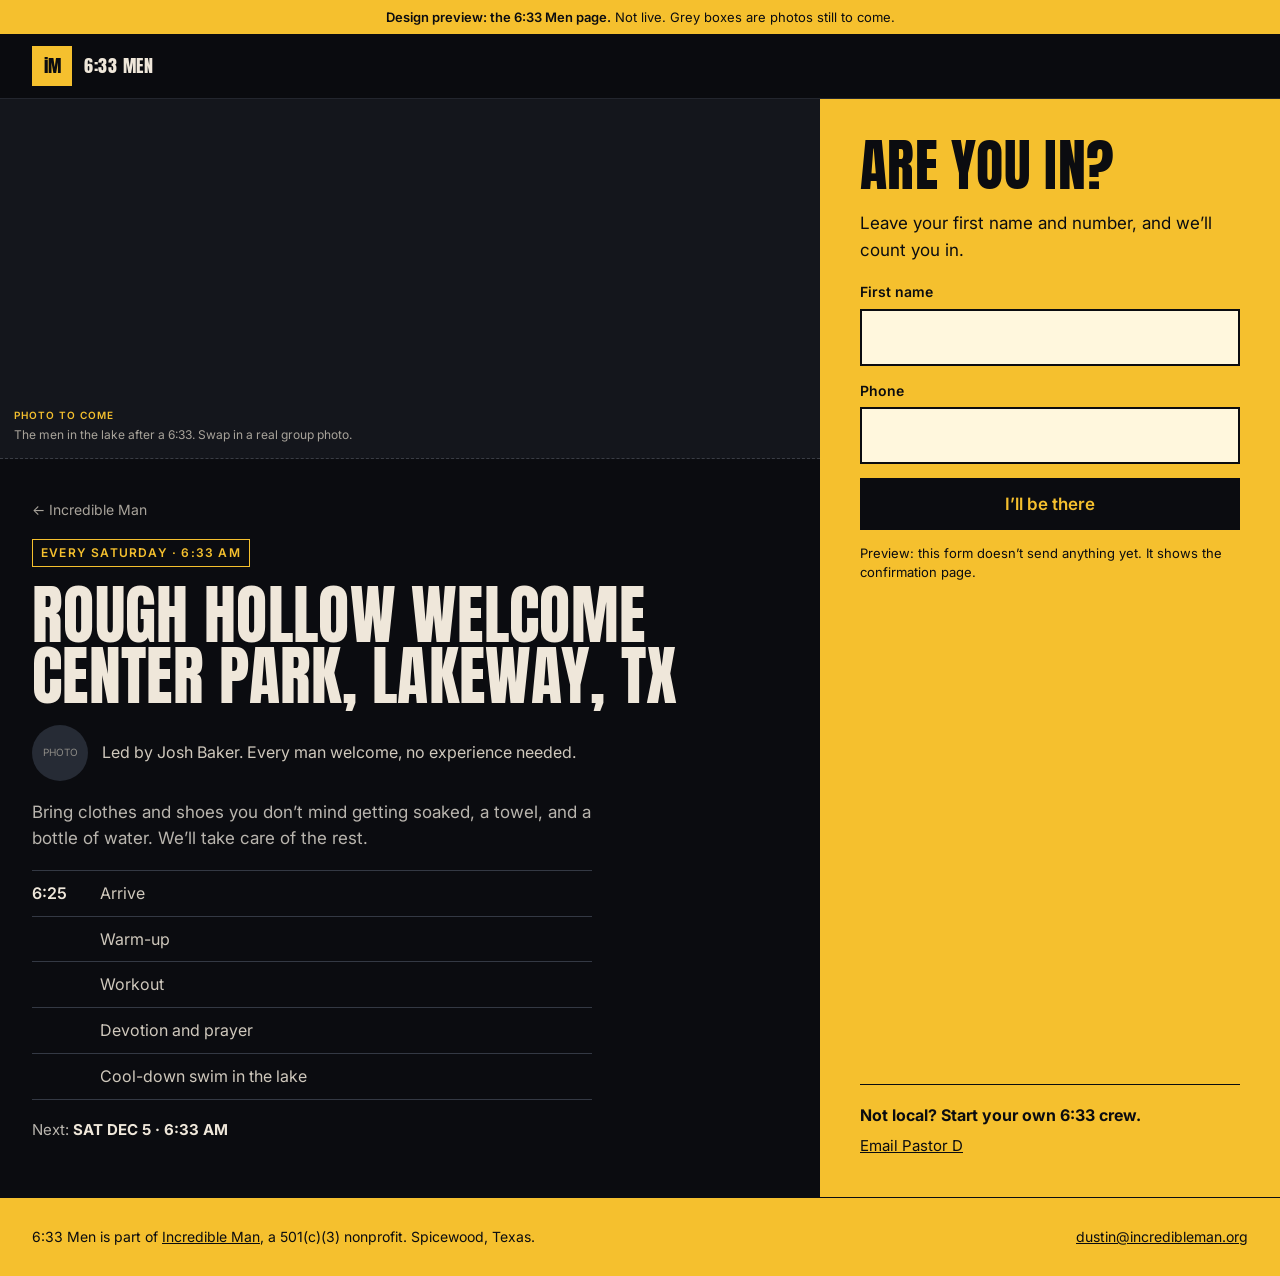
<file: 633/index.html>
<!doctype html>
<html lang="en">
<head>
<meta charset="utf-8">
<meta name="viewport" content="width=device-width, initial-scale=1">
<meta name="robots" content="noindex, nofollow">
<title>Join 6:33 Men · Preview</title>
<meta name="description" content="Every Saturday at 6:33 AM at Rough Hollow Welcome Center Park in Lakeway. Are you in?">
<meta property="og:title" content="Join 6:33 Men">
<meta property="og:description" content="Every Saturday at 6:33 AM. Are you in?">
<meta name="theme-color" content="#0B0C10">
<link rel="icon" href="data:image/svg+xml,%3Csvg xmlns='http://www.w3.org/2000/svg' viewBox='0 0 64 64'%3E%3Crect width='64' height='64' fill='%23F5C02E'/%3E%3Ctext x='32' y='44' font-family='Impact,Arial Black,sans-serif' font-size='30' text-anchor='middle' fill='%230B0C10'%3EiM%3C/text%3E%3C/svg%3E">
<link rel="preconnect" href="https://fonts.googleapis.com">
<link rel="preconnect" href="https://fonts.gstatic.com" crossorigin>
<link rel="stylesheet" href="https://fonts.googleapis.com/css2?family=Anton&family=Inter:wght@400;500;600&family=Newsreader:ital,opsz,wght@1,6..72,400&display=swap">
<link rel="stylesheet" href="../assets/site.css">
<style>
.split{display:grid;grid-template-columns:minmax(0,1fr) minmax(0,460px);min-height:calc(100vh - 110px)}
@media (max-width:900px){.split{grid-template-columns:minmax(0,1fr)}}
.group-photo{height:clamp(220px,32vw,360px);border-left:0;border-right:0;border-top:0}
.group{padding:clamp(28px,4vw,40px) var(--gutter) clamp(40px,5vw,56px);display:flex;flex-direction:column;gap:18px;max-width:760px}
.group .tag{align-self:flex-start;color:var(--gold)}
.group h1{font-size:clamp(44px,5.5vw,64px);line-height:.95}
.leader{display:flex;align-items:center;gap:14px}
.avatar{width:56px;height:56px;border-radius:50%;background:#262B35;display:flex;align-items:center;justify-content:center;font-size:10px;color:#8C8A85;flex-shrink:0}
.leader span:last-child{font-size:16px;line-height:1.45;color:var(--soft-on-night)}
.group p{margin:0;max-width:560px;color:var(--muted-on-night)}
.crumb{font-size:14px;color:var(--quiet-on-night);text-decoration:none}
.crumb:hover{color:var(--on-night)}
aside.raise{background:var(--gold);color:var(--night);padding:clamp(28px,4vw,40px);display:flex;flex-direction:column;gap:18px}
aside.raise h2{font-size:clamp(44px,5vw,56px);line-height:.95}
aside.raise p{margin:0}
aside.raise form{margin:0;display:flex;flex-direction:column;gap:14px}
.elsewhere{margin-top:auto;border-top:1px solid var(--night);padding-top:18px;display:flex;flex-direction:column;gap:6px}
.elsewhere strong{font-size:16px}
.run{list-style:none;margin:0;padding:0;max-width:560px;border-top:1px solid var(--rule-night)}
.run li{display:flex;gap:16px;padding:10px 0;border-bottom:1px solid var(--rule-night);font-size:16px;color:var(--soft-on-night)}
.run li b{flex:0 0 52px;font-weight:600;color:var(--on-night)}
</style>
</head>
<body>

<div class="preview-bar"><strong>Design preview: the 6:33 Men page.</strong> Not live. Grey boxes are photos still to come.</div>

<header class="site-header">
  <div class="wrap header-inner">
    <a class="brand" href="../" aria-label="Incredible Man home"><span class="brand-mark">iM</span><span class="brand-name">6:33 MEN</span></a>
  </div>
</header>

<main class="split">
  <section aria-label="The group">
    <div class="ph group-photo"><span class="tag">Photo to come</span><span>The men in the lake after a 6:33. Swap in a real group photo.</span></div>
    <div class="group">
      <a class="crumb" href="../#join">← Incredible Man</a>
      <span class="tag tag-box">Every Saturday · 6:33 AM</span>
      <h1 class="display">Rough Hollow Welcome Center Park, Lakeway, TX</h1>
      <div class="leader"><span class="avatar" aria-hidden="true">PHOTO</span><span>Led by Josh Baker. Every man welcome, no experience needed.</span></div>
      <p>Bring clothes and shoes you don’t mind getting soaked, a towel, and a bottle of water. We’ll take care of the rest.</p>
      <ol class="run" aria-label="The morning">
        <li><b>6:25</b>Arrive</li>
        <li><b></b>Warm-up</li>
        <li><b></b>Workout</li>
        <li><b></b>Devotion and prayer</li>
        <li><b></b>Cool-down swim in the lake</li>
      </ol>
      <p style="font-size:15px">Next: <strong style="color:var(--on-night)"><span data-next-saturday>SATURDAY</span> · 6:33 AM</strong></p>
    </div>
  </section>
  <aside class="raise">
    <h2 class="display">Are you in?</h2>
    <p style="font-size:17px">Leave your first name and number, and we’ll count you in.</p>
    <form data-join="confirmed/" aria-label="Count me in">
      <div class="field"><label for="fg-name">First name</label><input class="input input-gold" id="fg-name" name="first_name" autocomplete="given-name" required></div>
      <div class="field"><label for="fg-phone">Phone</label><input class="input input-gold" id="fg-phone" name="phone" type="tel" autocomplete="tel"></div>
      <button class="btn btn-dark" type="submit" style="font-size:17px">I’ll be there</button>
      <p class="form-note">Preview: this form doesn’t send anything yet. It shows the confirmation page.</p>
    </form>
    <div class="elsewhere">
      <strong>Not local? Start your own 6:33 crew.</strong>
      <a href="mailto:dustin@incredibleman.org?subject=Start%20a%206%3A33%20Men%20group" style="font-size:15px">Email Pastor D</a>
    </div>
  </aside>
</main>

<footer class="site-footer" style="padding:28px 0">
  <div class="wrap footer-row">
    <span>6:33 Men is part of <a href="../">Incredible Man</a>, a 501(c)(3) nonprofit. Spicewood, Texas.</span>
    <a href="mailto:dustin@incredibleman.org">dustin@incredibleman.org</a>
  </div>
</footer>

<script src="../assets/site.js"></script>
</body>
</html>
</file>
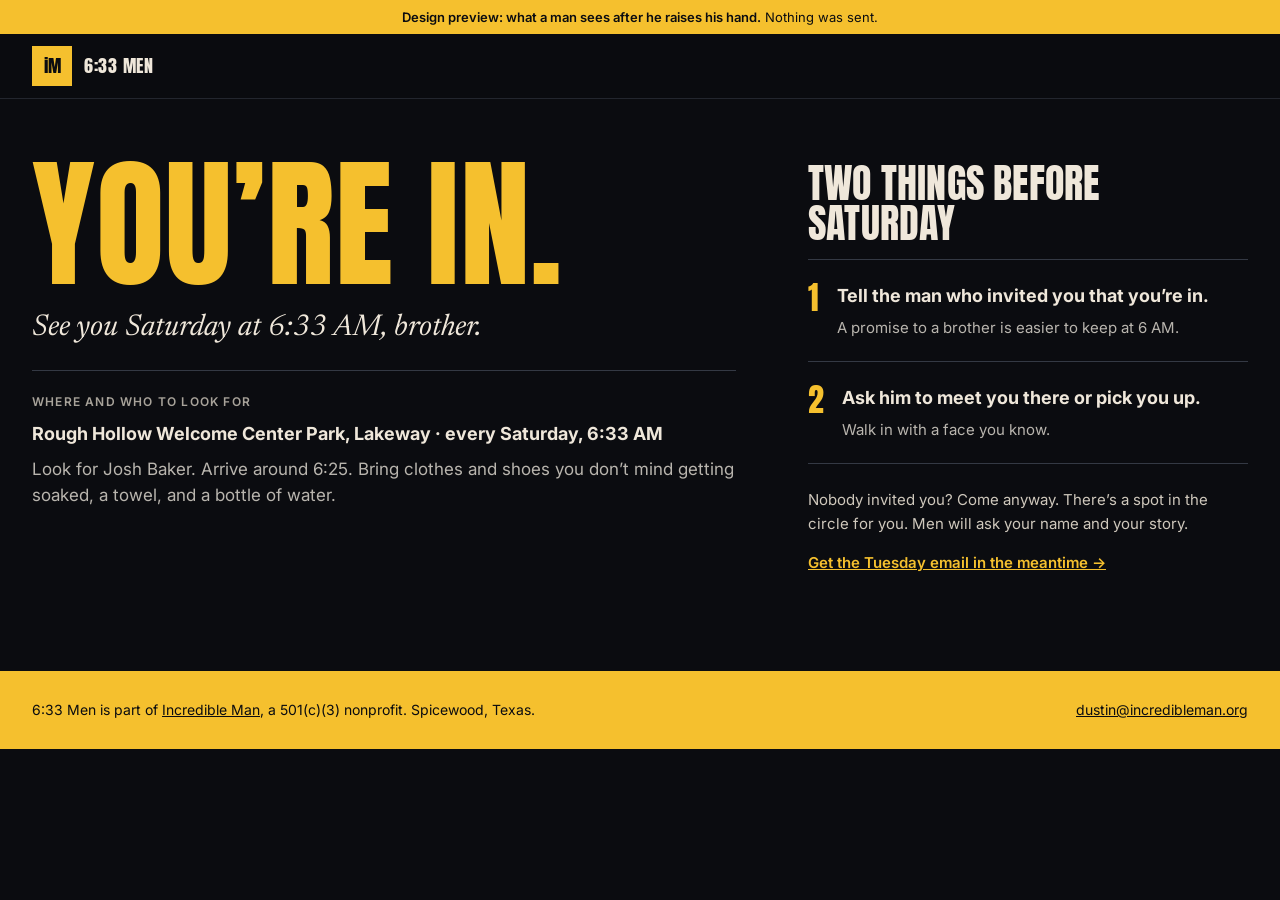
<file: 633/confirmed/index.html>
<!doctype html>
<html lang="en">
<head>
<meta charset="utf-8">
<meta name="viewport" content="width=device-width, initial-scale=1">
<meta name="robots" content="noindex, nofollow">
<title>You're in · 6:33 Men · Preview</title>
<meta name="theme-color" content="#0B0C10">
<link rel="icon" href="data:image/svg+xml,%3Csvg xmlns='http://www.w3.org/2000/svg' viewBox='0 0 64 64'%3E%3Crect width='64' height='64' fill='%23F5C02E'/%3E%3Ctext x='32' y='44' font-family='Impact,Arial Black,sans-serif' font-size='30' text-anchor='middle' fill='%230B0C10'%3EiM%3C/text%3E%3C/svg%3E">
<link rel="preconnect" href="https://fonts.googleapis.com">
<link rel="preconnect" href="https://fonts.gstatic.com" crossorigin>
<link rel="stylesheet" href="https://fonts.googleapis.com/css2?family=Anton&family=Inter:wght@400;500;600&family=Newsreader:ital,opsz,wght@1,6..72,400&display=swap">
<link rel="stylesheet" href="../../assets/site.css">
<style>
.done{display:grid;grid-template-columns:minmax(0,1fr) minmax(0,440px);gap:clamp(40px,6vw,72px);padding-top:clamp(48px,6vw,64px);padding-bottom:clamp(64px,8vw,96px)}
@media (max-width:900px){.done{grid-template-columns:minmax(0,1fr)}}
.left{display:flex;flex-direction:column;gap:22px}
.left h1{font-size:clamp(88px,11vw,144px);line-height:.88;color:var(--gold)}
.left .serif{margin:0;font-size:clamp(24px,2.6vw,30px);line-height:1.3}
.left p{margin:0}
.where{border-top:1px solid var(--rule-night);padding-top:22px;display:flex;flex-direction:column;gap:8px}
.where .tag{color:var(--quiet-on-night)}
.where strong{font-size:18px}
.where span:last-child{color:var(--muted-on-night)}
.right{display:flex;flex-direction:column;gap:16px}
.right h2{font-size:40px;line-height:1}
.steps{margin:0;padding:0;list-style:none;border-top:1px solid var(--rule-night)}
.steps li{display:flex;gap:18px;padding:22px 0;border-bottom:1px solid var(--rule-night)}
.steps .n{font-family:var(--display);font-size:32px;line-height:1;color:var(--gold)}
.steps .t{display:flex;flex-direction:column;gap:6px}
.steps .t strong{font-size:18px}
.steps .t span{font-size:15px;color:var(--muted-on-night)}
.right p{margin:8px 0 0;font-size:15px;color:var(--soft-on-night)}
.right a.more{font-size:15px;font-weight:600;color:var(--gold)}
</style>
</head>
<body>

<div class="preview-bar"><strong>Design preview: what a man sees after he raises his hand.</strong> Nothing was sent.</div>

<header class="site-header">
  <div class="wrap header-inner">
    <a class="brand" href="../../" aria-label="Incredible Man home"><span class="brand-mark">iM</span><span class="brand-name">6:33 MEN</span></a>
  </div>
</header>

<main class="wrap done">
  <div class="left">
    <h1 class="display">You’re in.</h1>
    <p class="serif">See you Saturday at 6:33 AM, <span data-first-name>brother</span>.</p>
    <div class="where">
      <span class="tag">Where and who to look for</span>
      <strong>Rough Hollow Welcome Center Park, Lakeway · every Saturday, 6:33 AM</strong>
      <span>Look for Josh Baker. Arrive around 6:25. Bring clothes and shoes you don’t mind getting soaked, a towel, and a bottle of water.</span>
    </div>
  </div>
  <div class="right">
    <h2 class="display">Two things before Saturday</h2>
    <ol class="steps">
      <li><span class="n">1</span><span class="t"><strong>Tell the man who invited you that you’re in.</strong><span>A promise to a brother is easier to keep at 6 AM.</span></span></li>
      <li><span class="n">2</span><span class="t"><strong>Ask him to meet you there or pick you up.</strong><span>Walk in with a face you know.</span></span></li>
    </ol>
    <p>Nobody invited you? Come anyway. There’s a spot in the circle for you. Men will ask your name and your story.</p>
    <a class="more" href="../../#signup">Get the Tuesday email in the meantime →</a>
  </div>
</main>

<footer class="site-footer" style="padding:28px 0">
  <div class="wrap footer-row">
    <span>6:33 Men is part of <a href="../../">Incredible Man</a>, a 501(c)(3) nonprofit. Spicewood, Texas.</span>
    <a href="mailto:dustin@incredibleman.org">dustin@incredibleman.org</a>
  </div>
</footer>

<script src="../../assets/site.js"></script>
</body>
</html>
</file>
<file: assets/site.css>
:root{
  --night:#0B0C10; --night-2:#14161C; --bone:#EFE7DA; --gold:#F5C02E; --gold-hover:#FFD65C;
  --on-night:#EFE7DA; --soft-on-night:#CFC8BC; --muted-on-night:#B9B5AE; --quiet-on-night:#A8A39A;
  --rule-night:#343944; --ink:#15161A; --soft-ink:#3B3934; --quiet-ink:#5E584E; --rule-bone:#CFC5B5;
  --display:'Anton',Impact,'Arial Narrow',sans-serif;
  --serif:'Newsreader',Georgia,serif;
  --sans:'Inter',system-ui,-apple-system,'Segoe UI',sans-serif;
  --h1:clamp(88px,13vw,184px); --h2:clamp(52px,7.5vw,96px); --h3:clamp(32px,3.6vw,48px);
  --gutter:clamp(20px,4vw,32px);
}
*{box-sizing:border-box}
html{scroll-behavior:smooth;-webkit-text-size-adjust:100%}
@media (prefers-reduced-motion:reduce){html{scroll-behavior:auto}}
body{margin:0;background:var(--night);color:var(--on-night);font-family:var(--sans);font-size:17px;line-height:1.55;-webkit-font-smoothing:antialiased}
img,video,iframe{display:block;max-width:100%}
a{color:inherit}
:focus-visible{outline:3px solid var(--gold);outline-offset:3px}
[id]{scroll-margin-top:76px}
.wrap{max-width:1280px;margin:0 auto;padding-left:var(--gutter);padding-right:var(--gutter)}
.display{font-family:var(--display);font-weight:400;text-transform:uppercase;letter-spacing:.005em;margin:0}
.h2{font-size:var(--h2);line-height:.92}
.h3{font-size:var(--h3);line-height:1}
.serif{font-family:var(--serif);font-style:italic;font-weight:400}
.btn{display:inline-flex;align-items:center;justify-content:center;gap:10px;min-height:52px;padding:0 24px;font-weight:600;font-size:16px;text-decoration:none;border:0;cursor:pointer;font-family:var(--sans);text-align:center}
.btn-gold{background:var(--gold);color:var(--night)}
.btn-gold:hover{background:var(--gold-hover)}
.btn-line{border:1px solid #4A4D55;color:var(--on-night);background:transparent}
.btn-line:hover{border-color:var(--on-night)}
.btn-dark{background:var(--night);color:var(--gold)}
.btn-ink{background:var(--ink);color:var(--bone)}
.btn-ink-line{border:1px solid var(--ink);color:var(--ink);background:transparent}
.tag{display:inline-block;font-size:12px;font-weight:600;letter-spacing:.1em;text-transform:uppercase}
.tag-box{border:1px solid currentColor;padding:4px 8px}
.section{padding:clamp(72px,10vw,112px) 0}
.section-head{display:flex;flex-wrap:wrap;gap:20px 40px;align-items:flex-end;justify-content:space-between;margin-bottom:clamp(32px,5vw,48px)}
.section-head p{margin:0;max-width:460px;color:var(--muted-on-night)}
.bone{background:var(--bone);color:var(--ink)}
.bone .section-head p{color:var(--soft-ink)}
.bone + .bone{border-top:1px solid #D4CABA}
.gold{background:var(--gold);color:var(--night)}
.gold .section-head p{color:var(--night)}
.ph{background:var(--night-2);border:1px dashed #3A3D45;padding:14px;display:flex;flex-direction:column;justify-content:flex-end;gap:4px}
.ph .tag{color:var(--gold);font-size:10px}
.ph span:last-child{font-size:12px;line-height:1.4;color:var(--quiet-on-night)}
.bone .ph{background:#D9D3C8;border-color:#B9AF9F}
.bone .ph .tag{color:var(--ink)}
.bone .ph span:last-child{color:var(--quiet-ink)}

/* fields */
.field{display:flex;flex-direction:column;gap:6px}
.field label{font-size:14px;font-weight:600}
.input{font:inherit;font-size:16px;padding:14px;min-height:52px;width:100%}
.input-gold{border:2px solid var(--night);background:#FFF7DD;color:var(--night)}
.input-night{border:1px solid #4A4D55;background:var(--night);color:var(--on-night)}
.input-bone{border:1px solid #8C8578;background:#FBF7F0;color:var(--ink)}
textarea.input{resize:vertical;min-height:120px}
.form-note{margin:0;font-size:13px;line-height:1.45}

/* preview bar */
.preview-bar{background:var(--gold);color:var(--night);font-size:13px;line-height:1.4;text-align:center;padding:8px var(--gutter)}
.preview-bar strong{font-weight:600}

/* header */
.site-header{position:sticky;top:0;z-index:20;background:rgba(11,12,16,.96);backdrop-filter:blur(8px);-webkit-backdrop-filter:blur(8px);border-bottom:1px solid #23262E}
.utility{display:flex;justify-content:flex-end;gap:22px;font-size:13px;padding-top:8px}
.utility a{color:var(--quiet-on-night);text-decoration:none}
.utility a:hover{color:var(--on-night)}
.header-inner{display:flex;align-items:center;gap:24px;min-height:64px}
.brand{display:flex;align-items:center;gap:12px;text-decoration:none}
.brand-mark{width:40px;height:40px;background:var(--gold);color:var(--night);display:flex;align-items:center;justify-content:center;font-family:var(--display);font-size:18px}
.brand-name{font-family:var(--display);font-size:18px;letter-spacing:.04em}
.nav{margin-left:auto;display:flex;align-items:center;gap:26px;font-size:14px;font-weight:500}
.nav a{text-decoration:none}
.nav a:hover{color:var(--gold)}
.nav .btn{min-height:44px;padding:0 18px;font-size:14px}
.menu{display:none;margin-left:auto;position:relative}
.menu summary{list-style:none;width:44px;height:44px;border:1px solid #3A3D45;display:flex;align-items:center;justify-content:center;cursor:pointer}
.menu summary::-webkit-details-marker{display:none}
.menu-panel{position:absolute;right:0;top:54px;width:min(300px,calc(100vw - 2*var(--gutter)));background:var(--night);border:1px solid #2A2E37;padding:8px 20px 20px;display:flex;flex-direction:column}
.menu-panel a{font-family:var(--display);font-size:22px;text-transform:uppercase;text-decoration:none;padding:12px 0;border-bottom:1px solid #23262E}
.menu-panel .btn{margin-top:16px;font-family:var(--sans);font-size:16px;text-transform:none;border:0}
.menu-panel .small{font-family:var(--sans);font-size:14px;text-transform:none;color:var(--quiet-on-night);border:0;padding:10px 0 0}
@media (max-width:980px){.nav,.utility{display:none}.menu{display:block}}

/* footer */
.site-footer{background:var(--gold);color:var(--night);border-top:1px solid var(--night);padding:48px 0 40px}
.sitemap{display:grid;grid-template-columns:repeat(auto-fit,minmax(170px,1fr));gap:28px;font-size:14px;line-height:1.9}
.sitemap div{display:flex;flex-direction:column}
.sitemap strong{font-size:13px;letter-spacing:.08em}
.sitemap a{text-underline-offset:3px}
.legal{margin:36px 0 0;font-size:13px}
.footer-row{display:flex;flex-wrap:wrap;gap:12px 28px;justify-content:space-between;font-size:14px}
</file>
